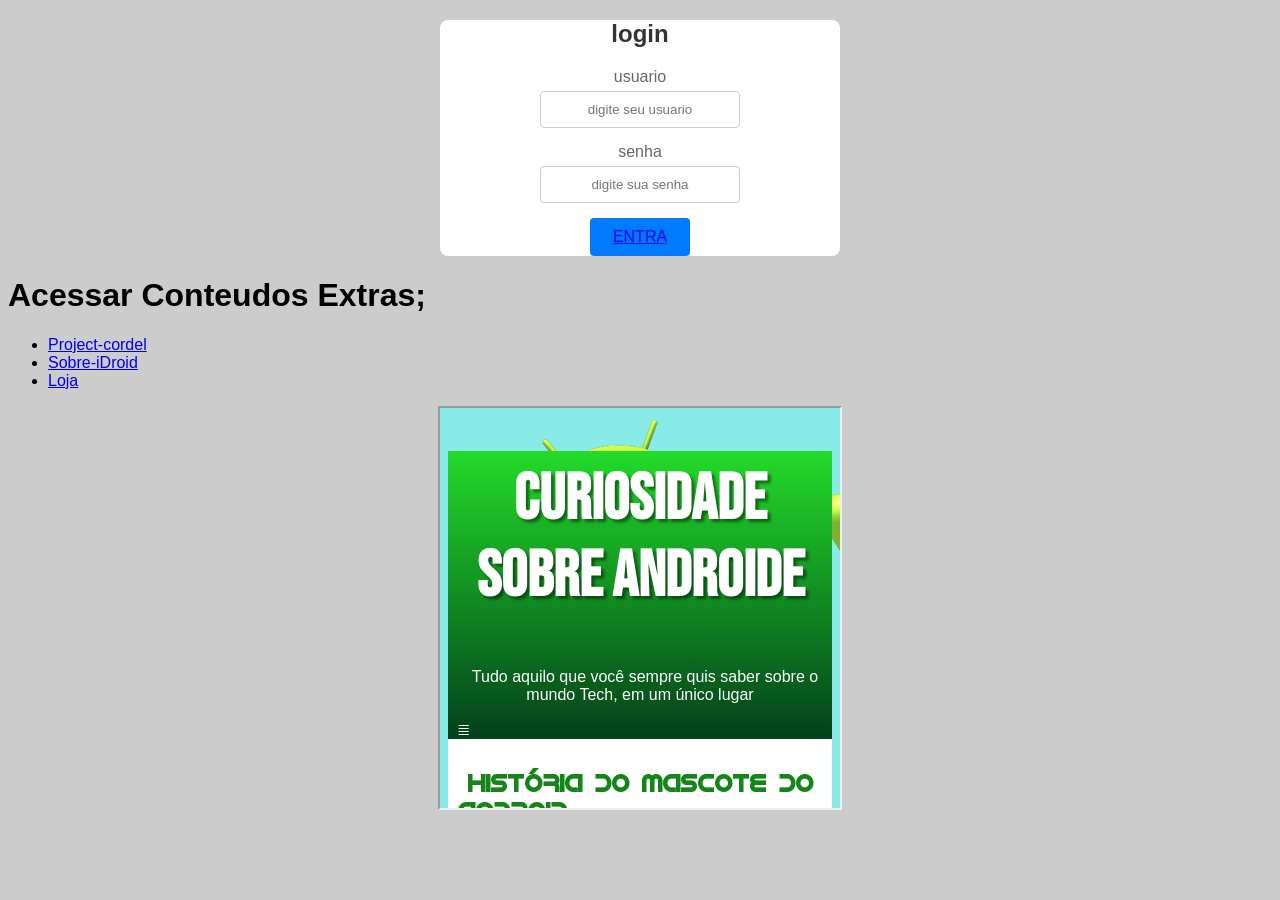
<file: index.html>
<!DOCTYPE html>
<html lang="pt-br">
<head>
    <meta charset="UTF-8">
    <meta name="viewport" content="width=device-width, initial-scale=1.0">
    <title>project</title>
    <link rel="stylesheet" href="style.css">
   
</head>
<body>
<div class="login-container">
    <h2>login</h2>
    <form action="/login" method="post">
    <div class="input-group">
        <label for="username">usuario</label>
        <input type="text" id="username" name="username" placeholder="digite seu usuario" require>
    </div>
    <div class="input-group">
        <label for="password">senha</label>
        <input type="password" id="password" name="password" placeholder="digite sua senha" require>
    </div>
    <button type="submit" class="btn-login"  class="button"><a href="projeto_cordel-main/index.html">ENTRA</a></button>
    </form>
    
</div>
<div class="div2">
<h1>
    Acessar Conteudos Extras;
</h1>
<ul>
    <li><a href="projeto_cordel-main/index.html" target="frame">Project-cordel</a></li>
    <li><a href="meu-sit-main/index.html" target="frame">Sobre-iDroid</a></li>
    <li><a href="project-loja/" target="frame">Loja</a></li>
</ul>
<ul>
    
</ul>
<iframe id="tela" name="frame" src="meu-sit-main/index.html">
    <p>ERRO</p>
</iframe>
</div>

</body>
</html>
</file>
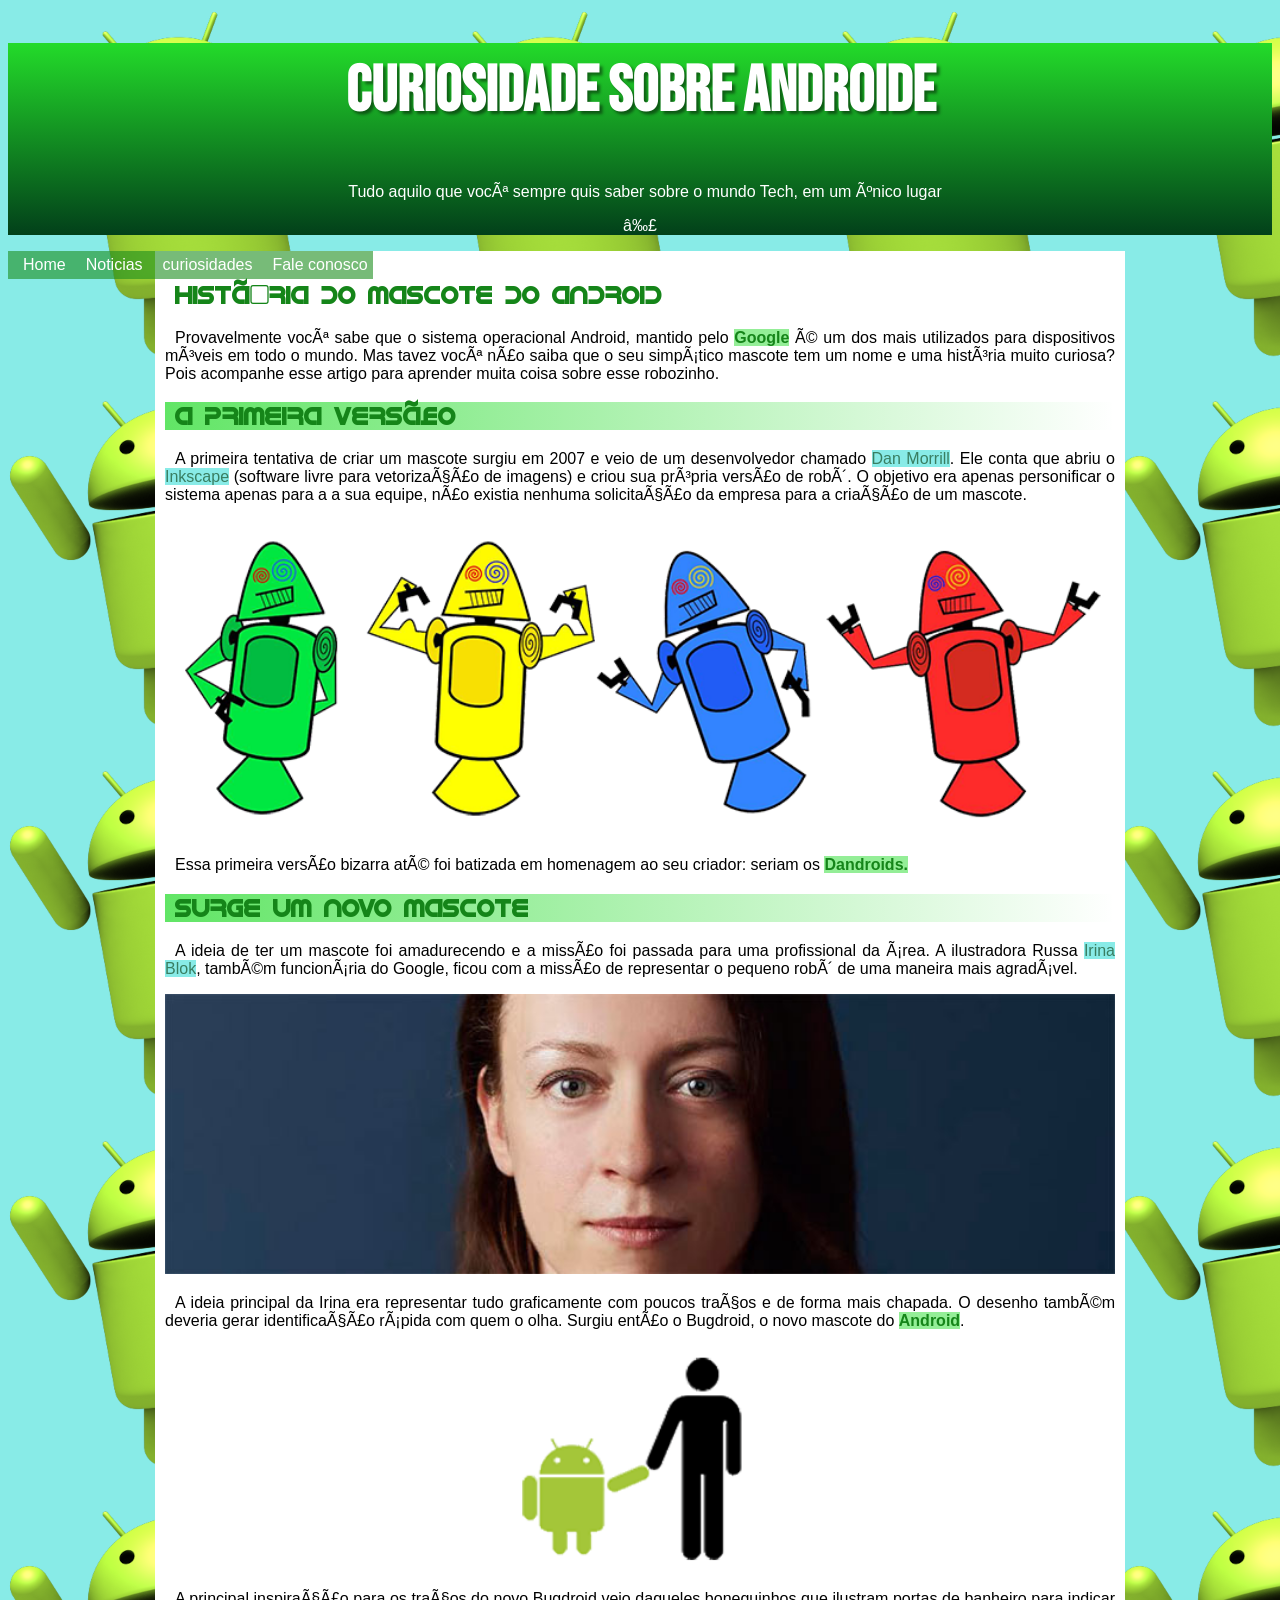
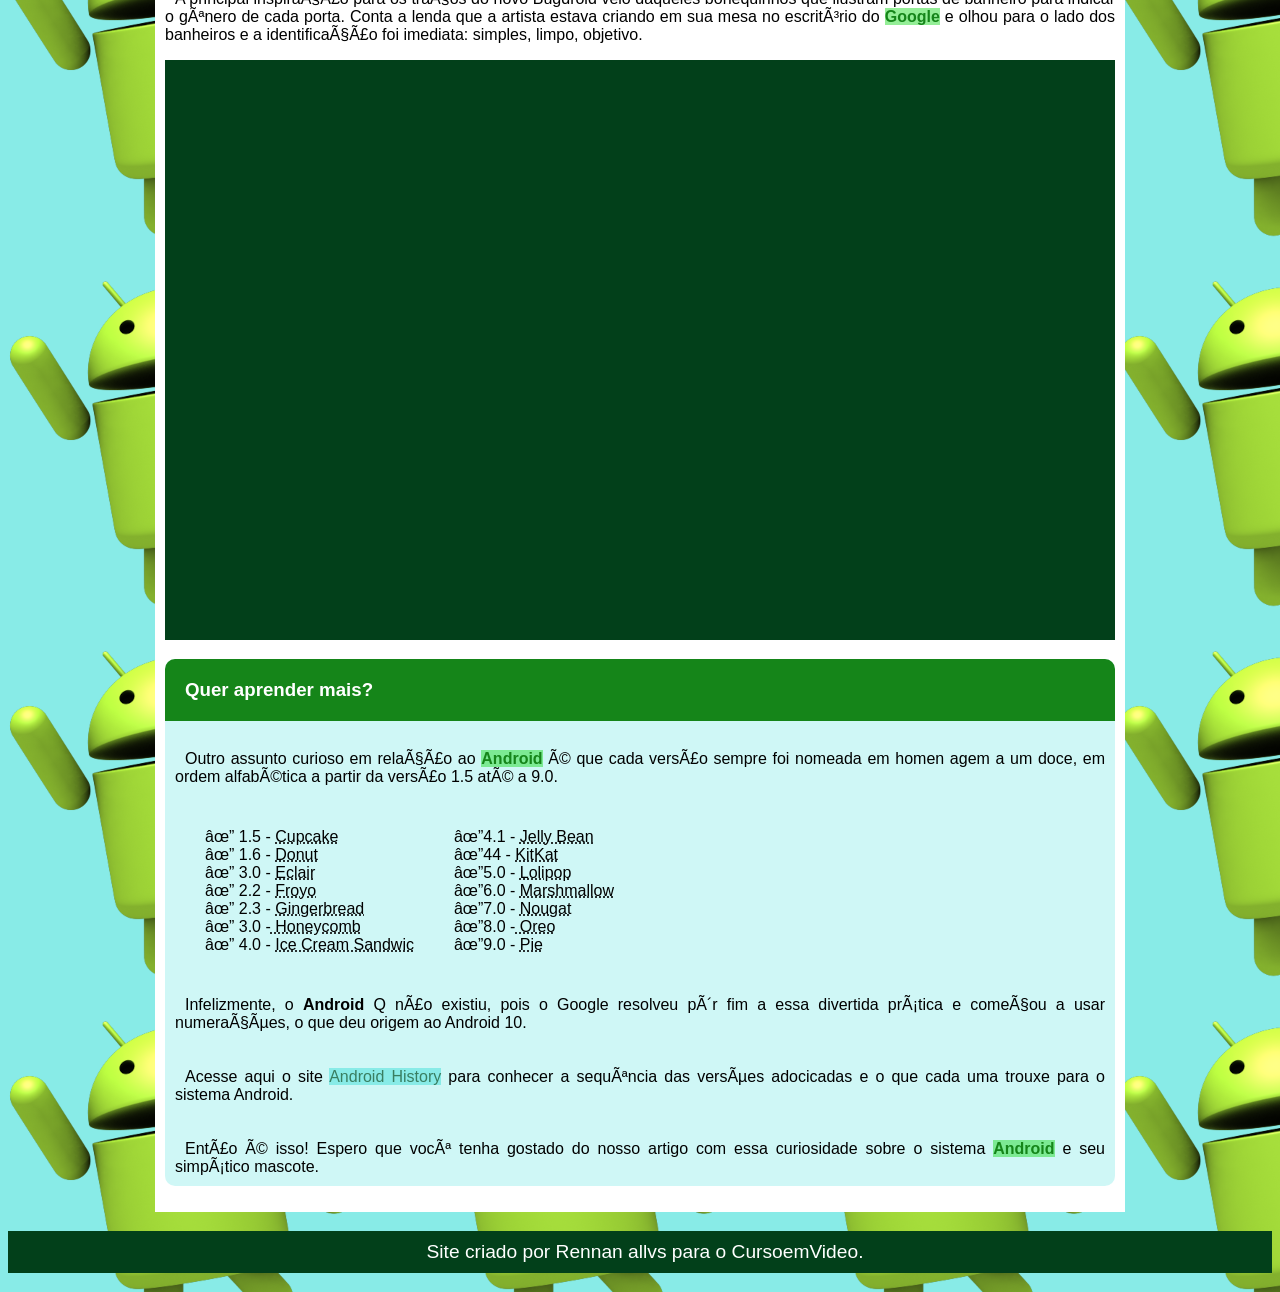
<file: meu-sit-main/index.html>
<!DOCTYPE html>
<html lang="pt-br">
<head>
    <meta charset=>
    <meta name="viewport" content="width=device-width, initial-scale=1.0">
    <title>Desafio 010</title>
   <link rel="stylesheet" href="style.css">
   <link rel="shortcut icon" href="imagens/favicon.ico" type="image/x-icon">
   
</head>
<body>
    <header>
        <h1>Curiosidade Sobre Androide</h1>
        <p class="paragrafo">Tudo aquilo que você sempre quis saber sobre o mundo Tech, em um único lugar</p>
             <nav class="navegação">
                ≣
                
                <p class="ola">
                    <a href="https://renelps.github.io/projeto-idroid/#" target="_blank" class="home">Home</a>
                    <a href="https://renelps.github.io/projeto-idroid/#" class="noticias" target="_blank">Noticias</a>
                    <a href="https://renelps.github.io/projeto-idroid/#" class="curiosidade" target="_blank">curiosidades</a>
                    <a href="https://renelps.github.io/projeto-idroid/#" class="conosco" target="_blank">Fale conosco</a>
                </p>

             </nav>
    </header>
    <main>
         <section>
            <h1>História do Mascote do Android</h1>
                 <p>Provavelmente você sabe que o sistema operacional Android, mantido pelo <strong class="negrito">Google</strong> é um dos mais utilizados para dispositivos móveis em todo o mundo. Mas tavez você não saiba que o seu simpático mascote tem um nome e uma história muito curiosa? Pois acompanhe esse artigo para aprender muita coisa sobre esse robozinho.</p>
        </section>
        <section>
            <article>
            <h2>A primeira versão</h2>
                <p>A primeira tentativa de criar um mascote surgiu em 2007 e veio de um desenvolvedor chamado <a class="link" href="https://androidcommunity.com/dan-morrill-shows-us-the-android-mascot-that-almost-was-20130103/" target="_blank">Dan Morrill</a>. Ele conta que abriu o <a class="link" href="https://inkscape.org/pt-br/" target="_blank">Inkscape</a> (software livre para vetorização de imagens) e criou sua própria versão de robô. O objetivo era apenas personificar o sistema apenas para a a sua equipe, não existia nenhuma solicitação da empresa para a criação de um mascote.</p>
            <picture>
            <source media="(max-width:1000px)" srcset="imagens/dan-droids-pq002.png" type="image/png">
            <img src="imagens/dan-droids.png" alt="Android">
            </picture>
                <p>Essa primeira versão bizarra até foi batizada em homenagem ao seu criador: seriam os <strong class="negrito">Dandroids.</strong></p>
            </article>

            <article>
            <h2>Surge um novo mascote</h2>
                <p>A ideia de ter um mascote foi amadurecendo e a missão foi passada para uma profissional da área. A ilustradora Russa <a class="link" href="https://www.irinablok.com/android" target="_blank">Irina Blok</a>, também funcionária do Google, ficou com a missão de representar o pequeno robô de uma maneira mais agradável.
                 </p>
                <picture>
                <source media="(max-width:950px )" srcset="imagens/irina-blok-pq.jpg" type="image/png">
                <img src="imagens/irina-blok.jpg" alt="imagens">
                 </picture>
                <p>A ideia principal da Irina era representar tudo graficamente com poucos traços e de forma mais chapada. O desenho também deveria gerar identificação rápida com quem o olha. Surgiu então o Bugdroid, o novo mascote do <strong class="negrito">Android</strong>.</p>
                <img class="pequena" src="imagens/bugdroid.png" alt="imagens">
       
                 <p>A principal inspiração para os traços do novo Bugdroid veio daqueles bonequinhos que ilustram portas de banheiro para indicar o gênero de cada porta. Conta a lenda que a artista estava criando em sua mesa no escritório do <strong class="negrito">Google</strong> e olhou para o lado dos banheiros e a identificação foi imediata: simples, limpo, objetivo.</p>
             </article>
             <article>
                <div class="video">
                    <iframe width="560" height="315" src="https://www.youtube.com/embed/l2UDgpLz20M?si=3BzUrB3ZNmg6T9Ug" title="YouTube video player" frameborder="0" allow="accelerometer; autoplay; clipboard-write; encrypted-media; gyroscope; picture-in-picture; web-share" referrerpolicy="strict-origin-when-cross-origin" allowfullscreen></iframe>
                </div>
                
             </article>
        
    
            <aside>
                <h3>Quer aprender mais? </h3>
                <p>Outro assunto curioso em relação ao <strong class="negrito">Android</strong> é que cada versão sempre foi nomeada em homen agem a um doce, em ordem alfabética a partir da versão 1.5 até a 9.0.</p>
            
           <div class="listas">
                <ul type="none">
                    
                    <li>✔ 1.5 - <abbr title="bolo de copo">Cupcake</abbr></li>
                    <li>✔ 1.6 - <abbr title="rosquinha">Donut</abbr></li>
                    <li>✔ 3.0 - <abbr title="bomba">Eclair</abbr></li>
                    <li>✔ 2.2 - <abbr title="iogurte congelado">Froyo</abbr></li>
                    <li>✔ 2.3 - <abbr title="biscoito de Gingerbread">Gingerbread</abbr></li>
                    <li>✔ 3.0 -<abbr title="favo de mel"> Honeycomb</abbr></li>
                    <li>✔ 4.0 - <abbr title="Sandwic de soverte">Ice Cream Sandwic</abbr></li>
                </ul>
                <ul type="none">
                    <li>✔4.1 - <abbr title="jujuba">Jelly Bean</abbr></li>
                    <li>✔44 - <abbr title="KitKat">KitKat</abbr></li>
                    <li>✔5.0 - <abbr title="Pirulito">Lolipop</abbr></li>
                    <li>✔6.0 - <abbr title="Marshmallow">Marshmallow</abbr></li>
                    <li>✔7.0 - <abbr title="Nougat">Nougat</abbr></li>
                    <li>✔8.0 -<abbr title="Oreo"> Oreo</abbr></li>
                    <li>✔9.0 - <abbr title="No">Pie</abbr></li>
                 </ul>
            </div>
                     <p>Infelizmente, o <strong>Android</strong> Q não existiu, pois o Google resolveu pôr fim a essa divertida prática e começou a usar numerações, o que deu origem ao Android 10.</p>
                    <p>Acesse aqui o site <a class="link" href="https://www.android.com/intl/en_uk/historyr/" target="_blank">Android History</a> para conhecer a sequência das versões adocicadas e o que cada uma trouxe para o sistema Android.</p>
                     <p>Então é isso! Espero que você tenha gostado do nosso artigo com essa curiosidade sobre o sistema <strong class="negrito">Android</strong> e seu simpático mascote.</p>
            </aside>

        </section>
    </main>
    <footer>
             <p>Site criado por Rennan allvs para o CursoemVideo.</p>
    </footer>
    



    
</body>
</html>
</file>
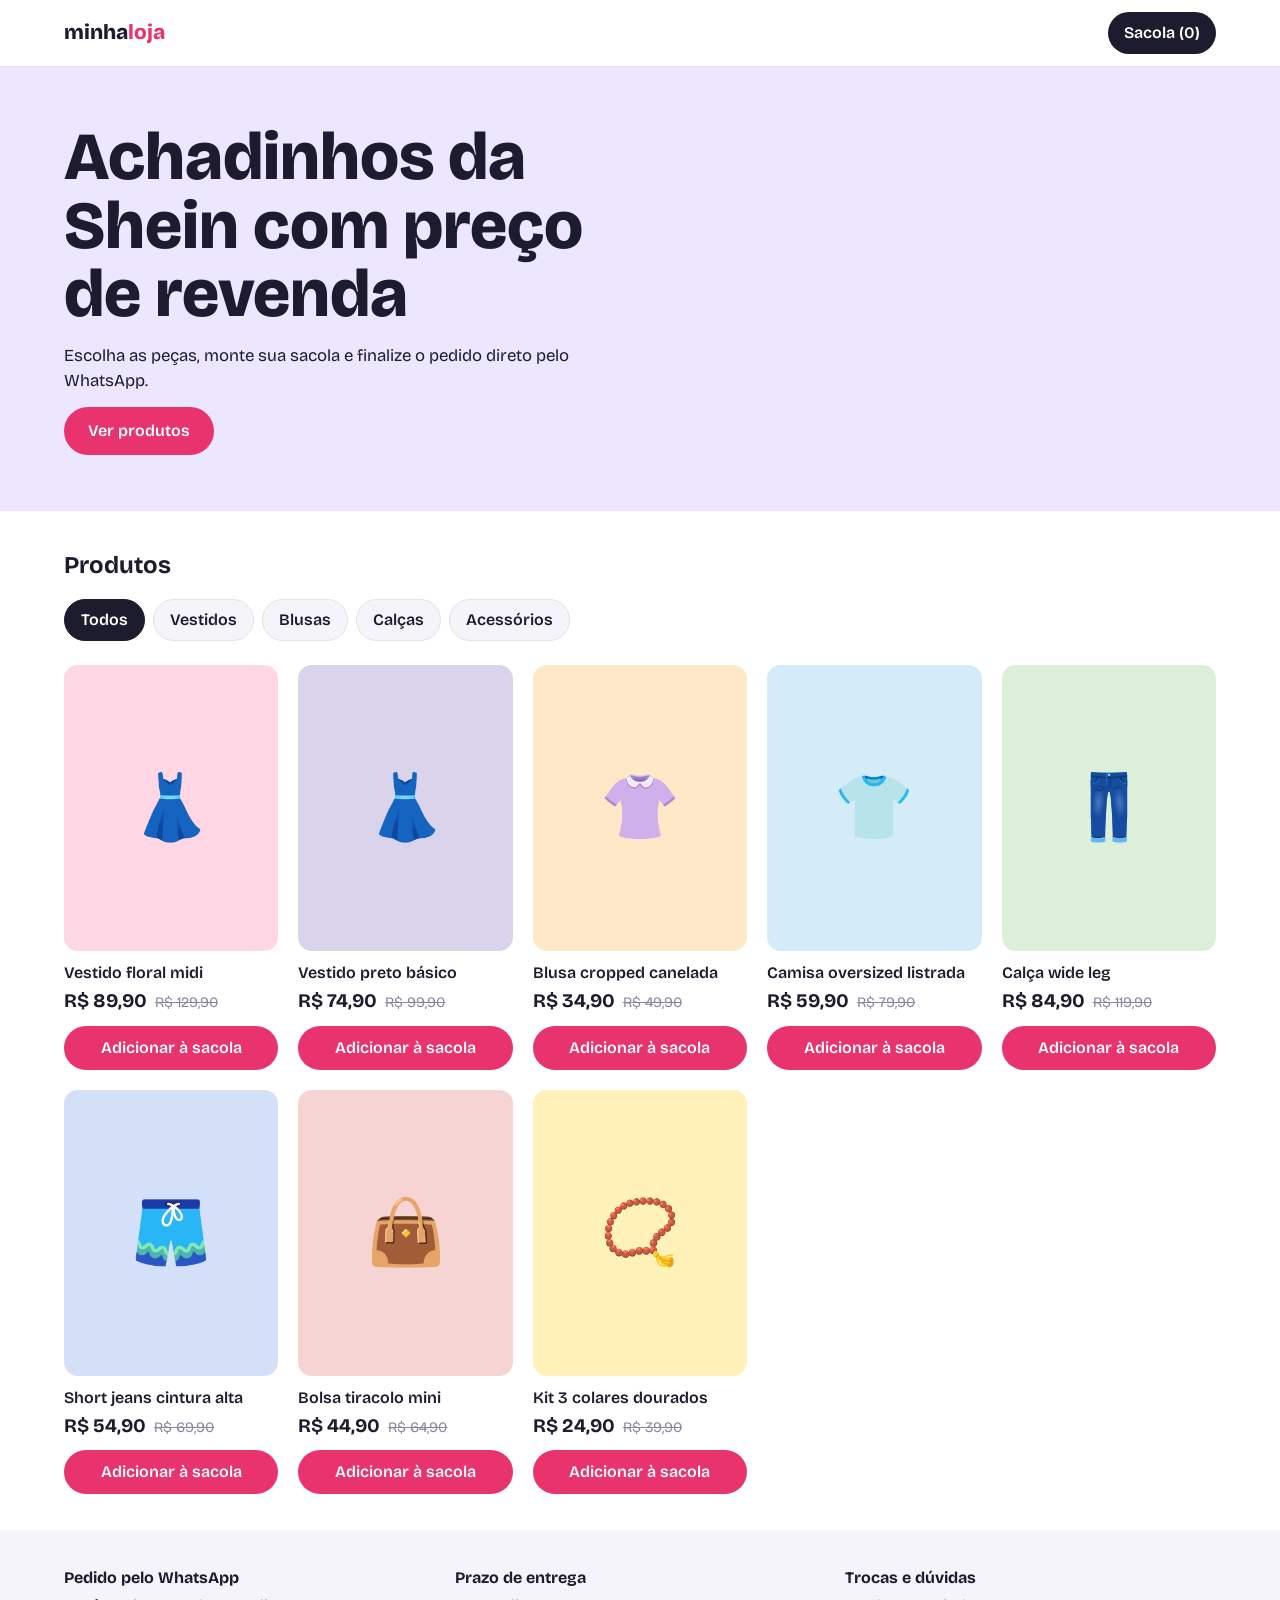
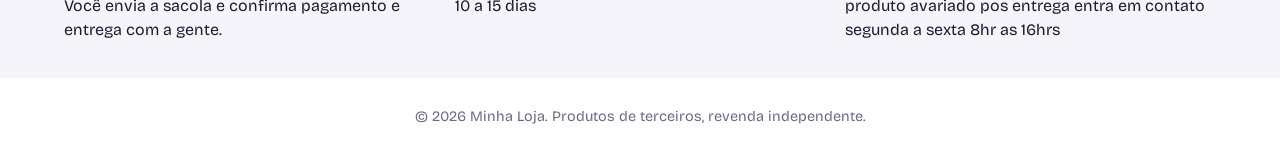
<file: project-loja/index.html>
<!DOCTYPE html>
<html lang="pt-BR">
<head>
<meta charset="UTF-8">
<meta name="viewport" content="width=device-width, initial-scale=1">
<title>Minha Loja | Achadinhos da Shein</title>
<link rel="preconnect" href="https://fonts.googleapis.com">
<link href="https://fonts.googleapis.com/css2?family=Bricolage+Grotesque:wght@400;600;800&display=swap" rel="stylesheet">
<link rel="stylesheet" href="style.css">
</head>
<body>

<header>
  <div class="logo">minha<span>loja</span></div>
  <button class="cart-btn" id="openCart">Sacola (<span id="count">0</span>)</button>
</header>

<section class="hero">
  <h1>Achadinhos da Shein com preço de revenda</h1>
  <p>Escolha as peças, monte sua sacola e finalize o pedido direto pelo WhatsApp.</p>
  <a href="#produtos">Ver produtos</a>
</section>

<main class="wrap" id="produtos">
  <h2>Produtos</h2>
  <div class="chips" id="chips"></div>
  <div class="grid" id="grid"></div>
</main>

<section class="info">
  <div><h4>Pedido pelo WhatsApp</h4><p>Você envia a sacola e confirma pagamento e entrega com a gente.</p></div>
  <div><h4>Prazo de entrega</h4><p>10 a 15 dias</p></div>
  <div><h4>Trocas e dúvidas</h4><p>produto avariado pos entrega entra em contato segunda a sexta 8hr as 16hrs </p></div>
</section>

<footer>© 2026 Minha Loja. Produtos de terceiros, revenda independente.</footer>

<div id="overlay"></div>
<aside id="drawer" aria-label="Sacola de compras">
  <div class="dh"><strong>Sua sacola</strong><button id="closeCart" aria-label="Fechar sacola">×</button></div>
  <div id="items"></div>
  <div class="df">
    <div class="total"><span>Total</span><span id="total">R$ 25,00</span></div>
    <button class="buy" id="buy" disabled>Finalizar pelo WhatsApp</button>
  </div>
</aside>

<script>
/* ====== CONFIGURE AQUI ====== */
const WHATSAPP = "61994547677"; // seu número com DDI + DDD, só números
const PRODUCTS = [
  // img: cole o link da foto do produto (opcional). Sem img, aparece o emoji.
  {id:1, nome:"Vestido floral midi",       cat:"Vestidos",   preco:89.90, de:129.90, emoji:"👗", cor:"#ffd6e4", img:""},
  {id:2, nome:"Vestido preto básico",      cat:"Vestidos",   preco:74.90, de:99.90,  emoji:"👗", cor:"#d9d4ec", img:""},
  {id:3, nome:"Blusa cropped canelada",    cat:"Blusas",     preco:34.90, de:49.90,  emoji:"👚", cor:"#ffe8c7", img:""},
  {id:4, nome:"Camisa oversized listrada", cat:"Blusas",     preco:59.90, de:79.90,  emoji:"👕", cor:"#d4ecf7", img:""},
  {id:5, nome:"Calça wide leg",            cat:"Calças",     preco:84.90, de:119.90, emoji:"👖", cor:"#dcefd9", img:""},
  {id:6, nome:"Short jeans cintura alta",  cat:"Calças",     preco:54.90, de:69.90,  emoji:"🩳", cor:"#d4e0f7", img:""},
  {id:7, nome:"Bolsa tiracolo mini",       cat:"Acessórios", preco:44.90, de:64.90,  emoji:"👜", cor:"#f7d4d4", img:""},
  {id:8, nome:"Kit 3 colares dourados",    cat:"Acessórios", preco:24.90, de:39.90,  emoji:"📿", cor:"#fff1b8", img:""}
];
/* ============================ */

const brl = n => n.toLocaleString("pt-BR",{style:"currency",currency:"BRL"});
const $ = id => document.getElementById(id);
let cart = {}, filtro = "Todos";

const cats = ["Todos", ...new Set(PRODUCTS.map(p => p.cat))];
function chips(){
  $("chips").innerHTML = cats.map(c =>
    `<button class="chip ${c===filtro?"on":""}" data-c="${c}">${c}</button>`).join("");
}
function grid(){
  const lista = PRODUCTS.filter(p => filtro==="Todos" || p.cat===filtro);
  $("grid").innerHTML = lista.map(p => `
    <article class="card">
      <div class="thumb" style="background:${p.cor}">${p.img ? `<img src="${p.img}" alt="${p.nome}">` : p.emoji}</div>
      <h3>${p.nome}</h3>
      <div class="price"><b>${brl(p.preco)}</b><s>${brl(p.de)}</s></div>
      <button class="add" data-id="${p.id}">Adicionar à sacola</button>
    </article>`).join("");
}
function sacola(){
  const ids = Object.keys(cart);
  let total = 0, qtd = 0;
  $("items").innerHTML = ids.length ? ids.map(id => {
    const p = PRODUCTS.find(x => x.id==id), q = cart[id];
    total += p.preco*q; qtd += q;
    return `<div class="row"><strong>${p.nome}</strong><span>${brl(p.preco*q)}</span>
      <div class="qty"><button data-m="${id}" aria-label="Diminuir">−</button><span>${q}</span><button data-p="${id}" aria-label="Aumentar">+</button></div></div>`;
  }).join("") : `<p class="empty">Sua sacola está vazia. Adicione um produto para começar.</p>`;
  $("total").textContent = brl(total);
  $("count").textContent = qtd;
  $("buy").disabled = !ids.length;
}
const toggle = open => document.body.classList.toggle("open", open);

document.addEventListener("click", e => {
  const t = e.target;
  if (t.dataset.c) { filtro = t.dataset.c; chips(); grid(); }
  if (t.classList.contains("add")) { cart[t.dataset.id] = (cart[t.dataset.id]||0)+1; sacola(); toggle(true); }
  if (t.dataset.p) { cart[t.dataset.p]++; sacola(); }
  if (t.dataset.m) { if(--cart[t.dataset.m] <= 0) delete cart[t.dataset.m]; sacola(); }
});
$("openCart").onclick = () => toggle(true);
$("closeCart").onclick = $("overlay").onclick = () => toggle(false);
$("buy").onclick = () => {
  let total = 0;
  const linhas = Object.keys(cart).map(id => {
    const p = PRODUCTS.find(x => x.id==id); total += p.preco*cart[id];
    return `• ${cart[id]}x ${p.nome} - ${brl(p.preco*cart[id])}`;
  });
  const msg = `Olá! Quero fazer este pedido:\n${linhas.join("\n")}\n\nTotal: ${brl(total)}`;
  window.open(`https://wa.me/${WHATSAPP}?text=${encodeURIComponent(msg)}`, "_blank");
};

chips(); grid(); sacola();
</script>
</body>
</html>
</file>
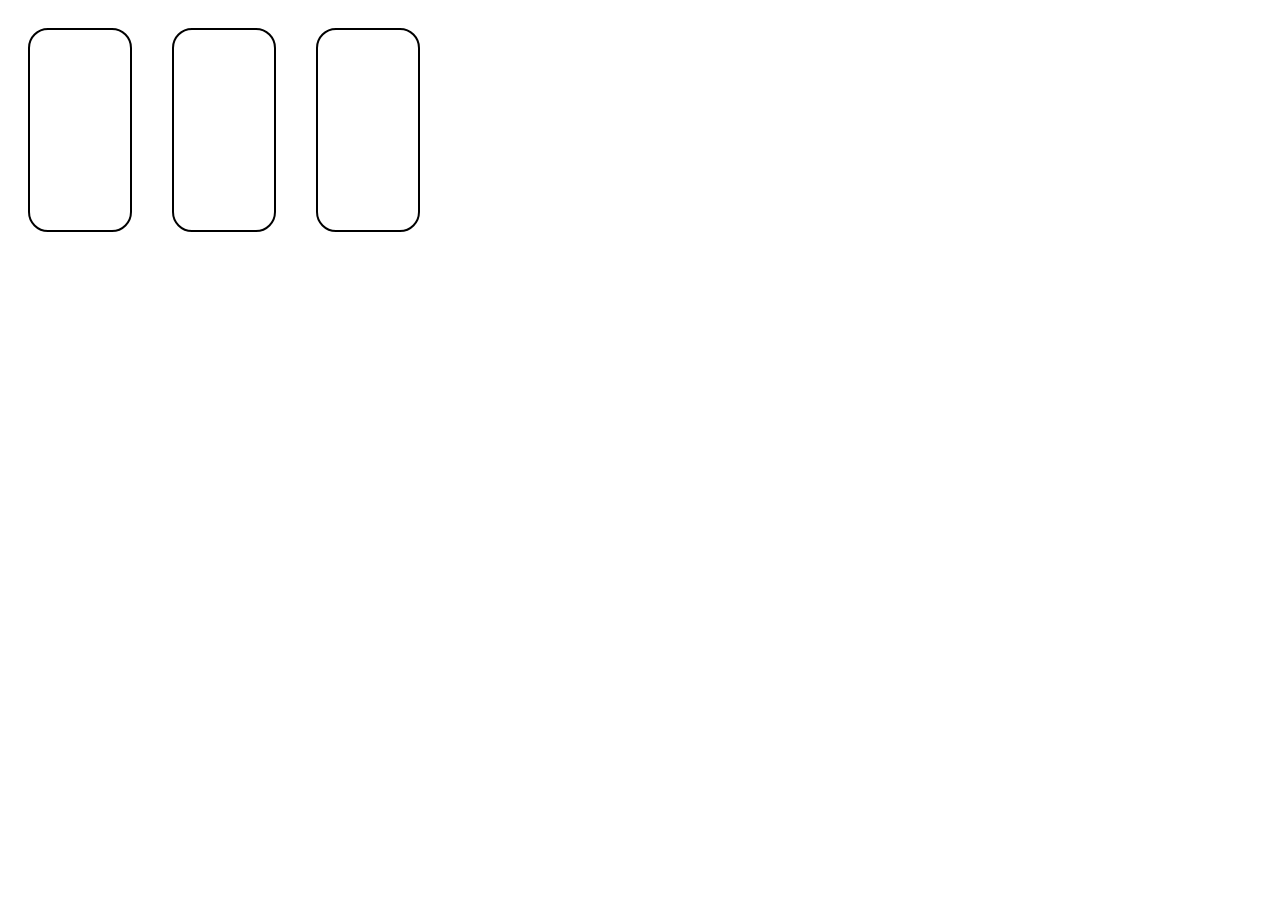
<file: meu-sit-main/test/test001.html>
<!DOCTYPE html>
<html lang="pt-br">
<head>
    <meta charset="UTF-8">
    <meta name="viewport" content="width=device-width, initial-scale=1.0">
    <title>testando sit</title>
    <style>
        .testes{
            height: 200px;
            width: 100px;
            border: 2px solid black;
            border-radius: 20px;
            margin: 20px;
             float:left;
        }
    </style>
</head>
<body>
    <div class="testes"></div>
    <div class="testes"></div>
    <div class="testes"></div>
</body>
</html>
</file>
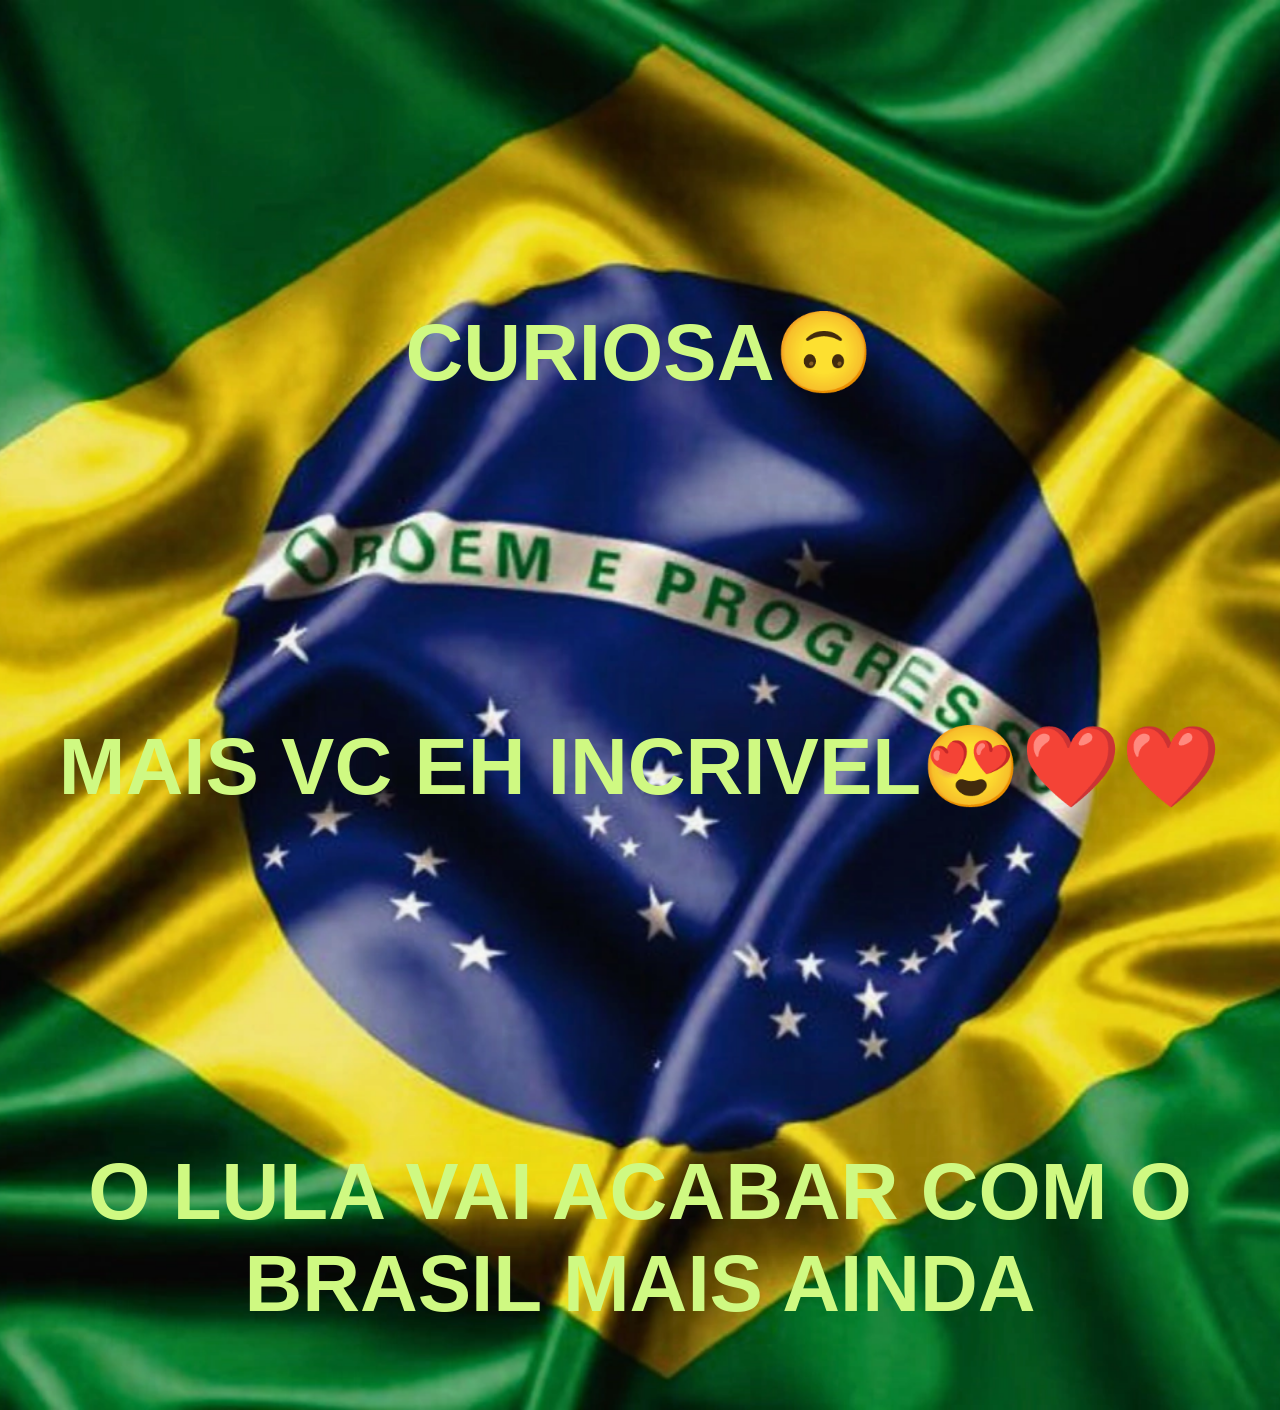
<file: projeto_cordel-main/pagina001/001.html>
<!DOCTYPE html>
<html lang="pt-br">
<head>
    <meta charset="UTF-8">
    <meta name="viewport" content="width=device-width, initial-scale=1.0">
    <title>CURIOSA🙃</title>
    <style>

        body{
            background-image: url("1000124570-82d8a45ffb520563e517690275832409-1024-1024.webp");
            background-repeat: no-repeat;
            background-position: center;
            background-size: cover;
        }
       
        h1{
            text-align: center;
            font-family: Arial, Helvetica, sans-serif;
            color: rgb(207, 249, 130);
            padding-top: 20%;
            font-size: 80px;

        }
        h2{
              text-align: center;
            font-family: Arial, Helvetica, sans-serif;
            color: rgb(207, 249, 130);
            padding-top: 20%;
            font-size: 80px;

        }
        h3{
              text-align: center;
            font-family: Arial, Helvetica, sans-serif;
            color: rgb(207, 249, 130);
            padding-top: 20%;
            font-size: 80px;
        }
       
    </style>
  
</head>

<body>
    <h1>CURIOSA🙃</h1>
    <h2>MAIS VC EH INCRIVEL😍❤️❤️</h2>
    <h3>O LULA VAI ACABAR COM O BRASIL MAIS AINDA</h3>
    
    
</body>
</html>
</file>
<file: style.css>
@charset "UTF-8";
  body{
    font-family: Arial, Helvetica, sans-serif;
    background-color: #cccccc;
}
.login-container {
    background-color: #ffffff;
    padding: 30´x;
    border-radius: 8px;
    box-shadow: 0 4px 8px rgba(0,0,0.0.1);
    width: 400px;
    margin: auto;
    text-align: center ;
}
.login-container h2 {
    margin-bottom: 20px;
    text-align: center;
    color: #333333;
}
.input-group {
    margin-bottom:15px;
}
.input-group label {
    display: block;
    margin-bottom: 5px;
    color: #666666;
}
.input-group input {
    width: 200px;
    padding: 10px;
    border: 1px solid #cccccc;
    border-radius: 4px;
    box-sizing: border-box;
    text-align: center;
}
.btn-login {
    width: 100px;
    padding: 10px;
    background-color: #007bff;
    border: none;
    border-radius: 4px;
    color: white;
    font-size: 16px;
    cursor: pointer;
    text-align: center;
}
.btn-login:hover {
    background-color: #0056b3;
}
button{
    display: block;
    margin: auto;
}
.div2 {
    color:black;
}
#tela {
    width: 400px;
    height: 400px;
    display: block;
    margin: auto;
    background-color: white;
}
</file>
<file: meu-sit-main/style.css>
@charset "UTF-8";
@import url('https://fonts.googleapis.com/css2?family=Bebas+Neue&family=Creepster&family=Shadows+Into+Light&display=swap');

@font-face {
    font-family:'IDroid';
    src: url('IDroid.otf') format('OpenType');
    font-weight: normal;
    font-style: normal;
}

body{
    font-family: Arial, Helvetica, sans-serif;
    background-color: #88EBE7;
    background-image: url('imagens/android002.png');
    

}

header{
    background-image: linear-gradient(to top, #02401a, #23DB2A );
    text-align:center;
    color: white;
}
header > h1{
    font-family:"Bebas Neue", sans-serif ;
    font-size: 4em;
    padding: 10px;
    text-shadow: 3px 3px 3px rgba(0, 0, 0, 0.468);
}
.paragrafo{
    text-align: center;
}

.navegação{
    max-height: 50px;
    max-width: 30px;
}
.ola > a{
    color: white;
    text-align:left;
    padding: 5px;
    text-decoration: none;
    float: left;
    background-color: #1b8e1d98;
}
.navegação> p{
    display: none;
    color: white;
    height:50px;
    min-width: 500px;  
    max-width: 950;
}
.navegação:hover > p{
    display: block;
    height:50px;
    margin: auto;
    min-width: 500px;
    max-width: 950px;
}

.home:hover{
    background-color: #02401a84;    
}
.noticias:hover{
    background-color:  #02401a84;
}
.curiosidade:hover{
    background-color:  #02401a84;
}
.conosco:hover{
    background-color: #02401a84
}
p{
    text-indent: 10px;
    text-align: justify;
}


main{
    background-color: white;
    min-width: 320px;
    max-width: 950px;
    margin: auto;
    padding: 10px;
}

.link{
    background-color:#88EBE7;
    color: #02310396;
    text-decoration: none;
}
.negrito{
    background-color: #23db297b;
    color: #158519;
    text-decoration: none;
}
.pequena{
    max-width: 350px;
    display: block;
    margin: auto;
}
img{
    width: 100%;
}

div.video{
    background-color: rgb(2, 64, 26);
    margin: 0px 0px 30px 0px;
    margin: auto;
    padding: 20px;
    padding-bottom: 59%;
    position: relative;
 }
div.video > iframe{
    position: absolute;
    top: 5%;
    left: 5%;
    width: 90%;
    height: 90%;
}
section > h1{
    font-family:'IDroid';
    color: #158519;
    text-indent: 10px;
   
}
article > h2{
    font-family:'IDroid';
    background-image: linear-gradient(to right,#23db29b7 , transparent );
    color: #158519;
    text-indent: 10px;
}
h2 > p{
    text-indent: 10px;
}

.listas{
    display: flex;
}

    
  
  aside{
     background-color: #88ebe867;
     min-width: 320px;
     max-width: 950px;
     margin: auto;
     border-radius: 10px;
 }

  aside > h3{
    background-color: #158519;
    color: white;
    border-radius: 10px 10px 0px 0px;
    padding: 20px;
  

    
  }
  aside > p {
    text-indent: 10px;
    padding: 10px;
   
  }

  footer{
    text-indent: 10px;
    background-color:#02401a ;
    color: white;
    text-align: center;
  }
  footer > p{
    text-align: center;
    padding:10px;
    font-size: 1.2em;
  }
</file>
<file: project-loja/style.css>
@charset "UTF8";

:root{--ink:#1d1b2e;--pink:#e8336d;--lilac:#ece6ff;--soft:#f6f4fb;--line:#e3dff0;--radius:14px}
*{box-sizing:border-box;margin:0;padding:0}
body{font-family:"Bricolage Grotesque",system-ui,sans-serif;color:var(--ink);background:#fff;line-height:1.5}
button{font:inherit;cursor:pointer;border:0}
:focus-visible{outline:3px solid var(--pink);outline-offset:2px}
header{position:sticky;top:0;z-index:10;background:#fff;border-bottom:1px solid var(--line);display:flex;align-items:center;justify-content:space-between;padding:12px 5%}
.logo{font-weight:800;font-size:1.3rem}.logo span{color:var(--pink)}
.cart-btn{background:var(--ink);color:#fff;padding:9px 16px;border-radius:99px;font-weight:600}
.hero{background:var(--lilac);padding:56px 5%;display:grid;gap:14px}
.hero h1{font-size:clamp(2.2rem,7vw,4.2rem);line-height:1.02;font-weight:800;max-width:14ch}
.hero p{max-width:46ch;font-size:1.05rem}
.hero a{justify-self:start;background:var(--pink);color:#fff;text-decoration:none;font-weight:600;padding:12px 24px;border-radius:99px}
.wrap{padding:36px 5%}
.chips{display:flex;gap:8px;flex-wrap:wrap;margin:16px 0 24px}
.chip{background:var(--soft);color:var(--ink);padding:8px 16px;border-radius:99px;font-weight:600;border:1px solid var(--line)}
.chip.on{background:var(--ink);color:#fff;border-color:var(--ink)}
.grid{display:grid;grid-template-columns:repeat(auto-fill,minmax(210px,1fr));gap:20px}
.card{display:flex;flex-direction:column}
.thumb{aspect-ratio:3/4;border-radius:var(--radius);display:grid;place-items:center;font-size:4rem;overflow:hidden}
.thumb img{width:100%;height:100%;object-fit:cover}
.card h3{font-size:1rem;margin-top:10px;font-weight:600}
.price{display:flex;gap:8px;align-items:baseline;margin:2px 0 10px}
.price b{font-size:1.2rem}.price s{color:#8a86a0;font-size:.9rem}
.add{background:var(--pink);color:#fff;padding:10px;border-radius:99px;font-weight:600;margin-top:auto}
.add:hover{filter:brightness(.92)}
.info{background:var(--soft);display:grid;grid-template-columns:repeat(auto-fit,minmax(220px,1fr));gap:20px;padding:36px 5%}
.info h4{margin-bottom:4px}
footer{padding:28px 5%;text-align:center;font-size:.9rem;color:#6d6987}
#overlay{position:fixed;inset:0;background:rgba(29,27,46,.5);display:none;z-index:20}
#drawer{position:fixed;top:0;right:0;height:100%;width:min(400px,100%);background:#fff;z-index:21;transform:translateX(100%);transition:transform .25s;display:flex;flex-direction:column}
body.open #overlay{display:block}body.open #drawer{transform:none}
.dh{display:flex;justify-content:space-between;align-items:center;padding:16px 20px;border-bottom:1px solid var(--line)}
.dh button{background:none;font-size:1.6rem}
#items{flex:1;overflow:auto;padding:12px 20px}
.row{display:grid;grid-template-columns:1fr auto;gap:4px 12px;padding:12px 0;border-bottom:1px solid var(--line)}
.qty{display:flex;gap:10px;align-items:center}
.qty button{width:28px;height:28px;border-radius:50%;background:var(--soft);font-weight:800}
.empty{color:#6d6987;padding:24px 0}
.df{padding:16px 20px;border-top:1px solid var(--line)}
.total{display:flex;justify-content:space-between;font-weight:800;font-size:1.2rem;margin-bottom:12px}
.buy{width:100%;background:#1faa59;color:#fff;padding:14px;border-radius:99px;font-weight:600;font-size:1rem}
.buy:disabled{background:#b9b6c8;cursor:not-allowed}
@media (prefers-reduced-motion:reduce){#drawer{transition:none}}
</file>
